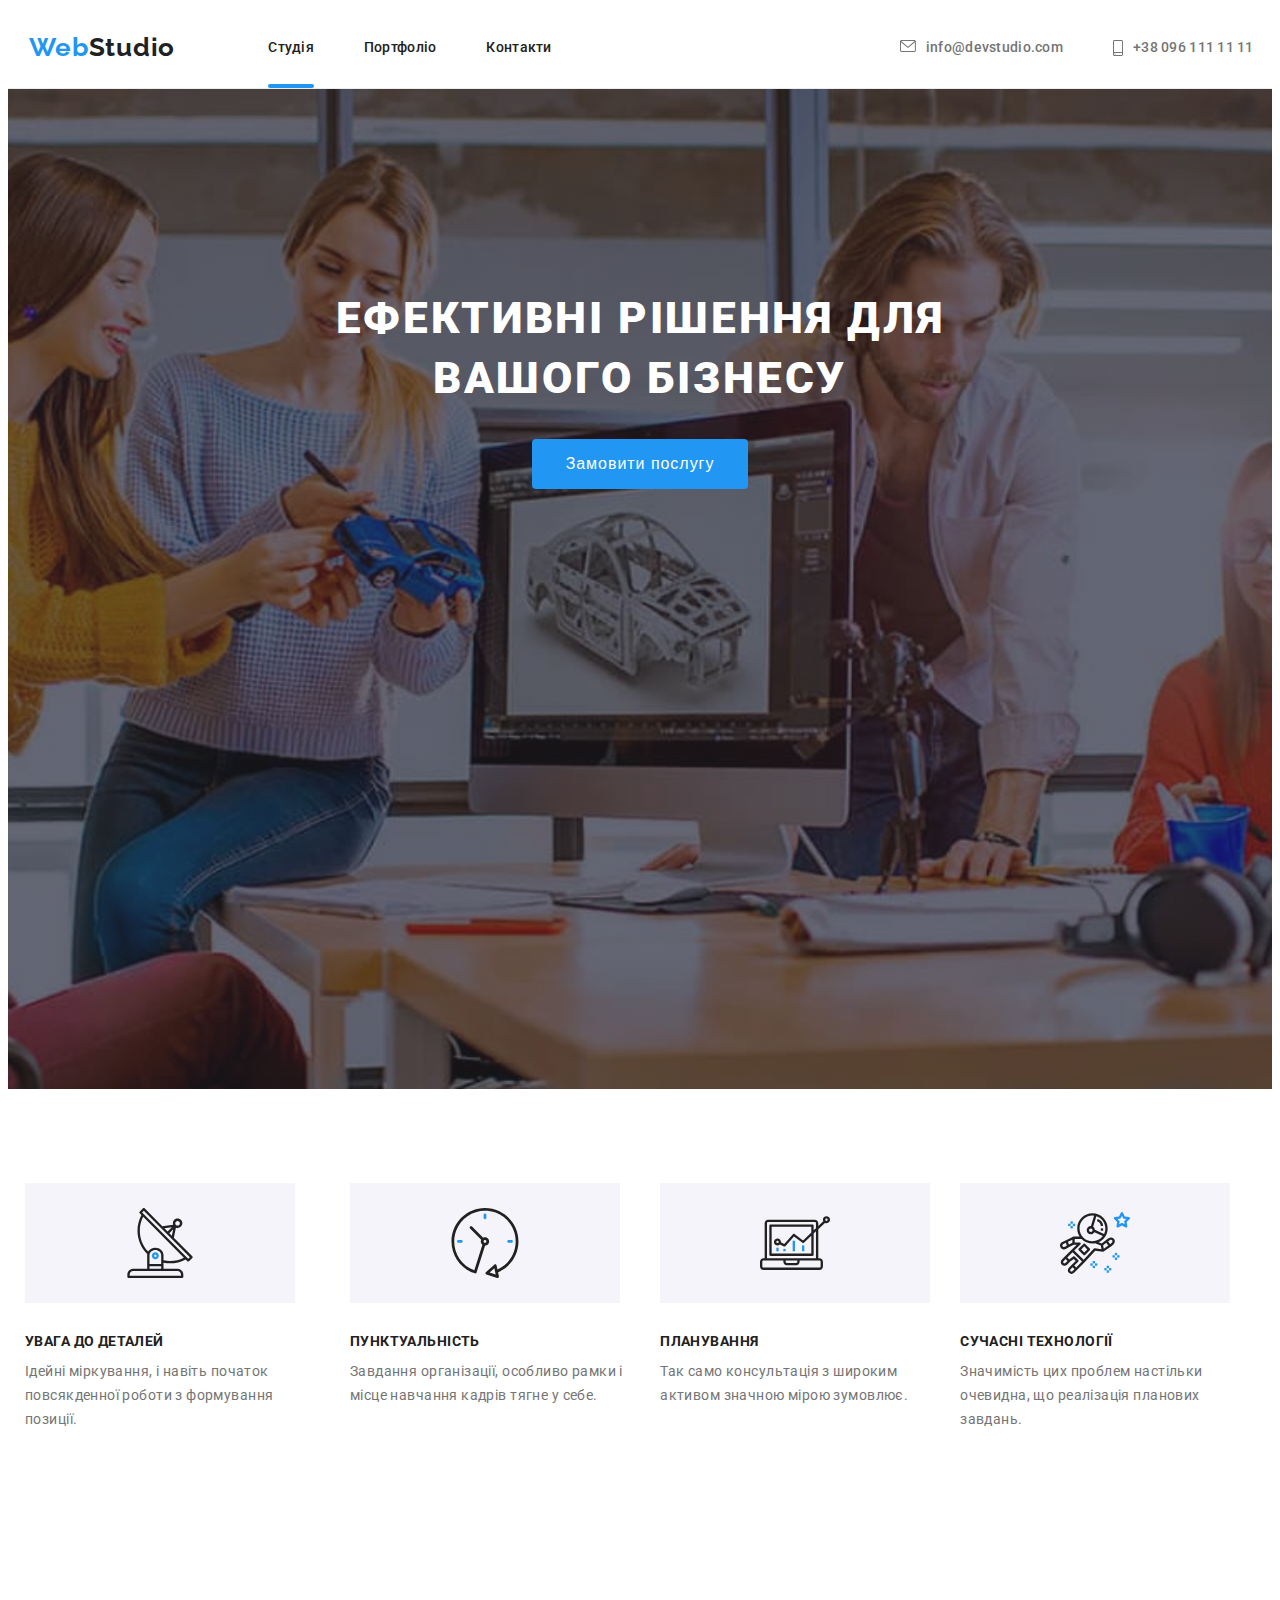
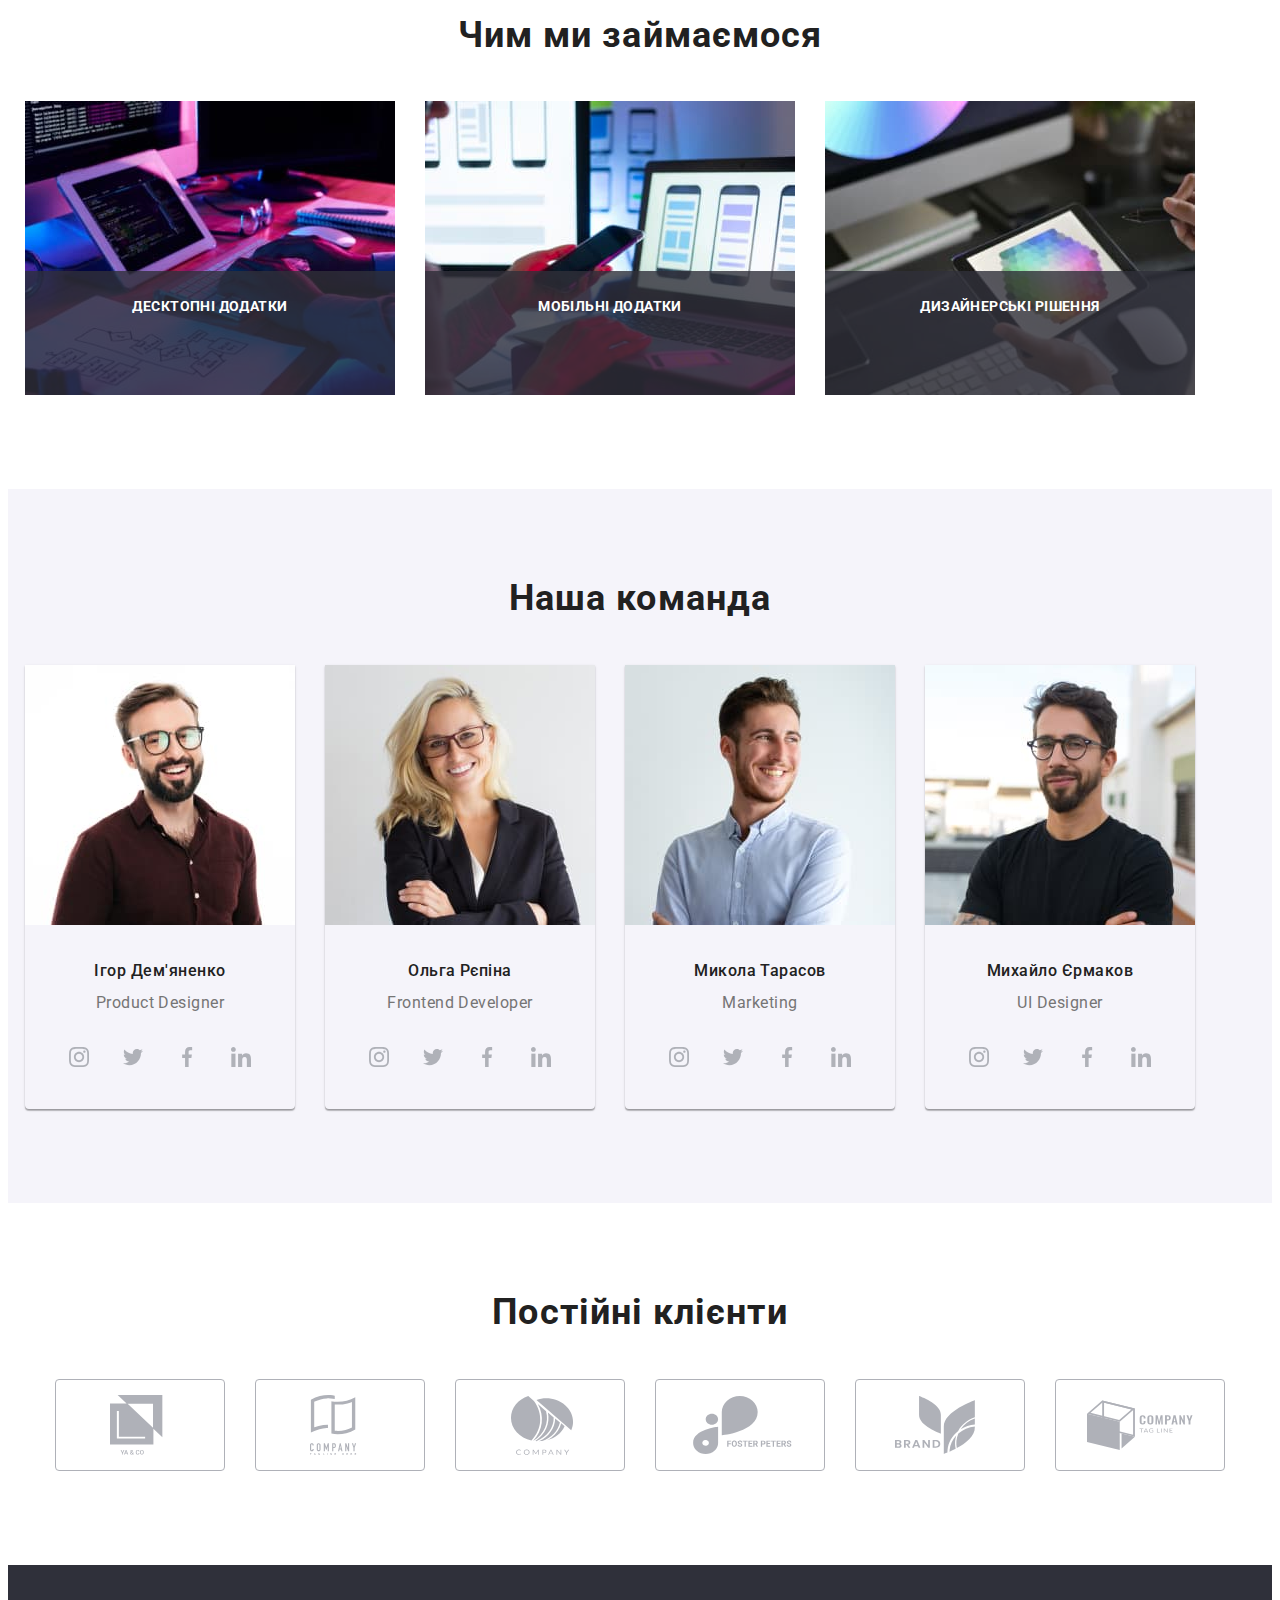
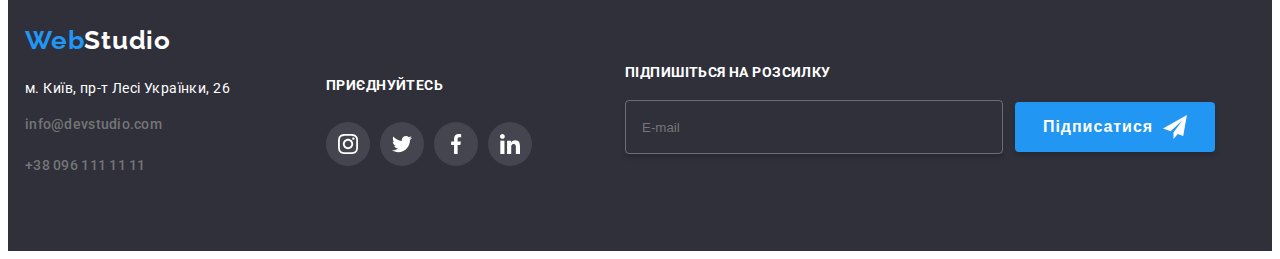
<file: index.html>
<!DOCTYPE html>
<html lang="en">
<head>
    <meta charset="UTF-8">
    <meta name="viewport" content="width=device-width, initial-scale=1.0">
    <title>Document</title>
    <link rel="preconnect" href="https://fonts.googleapis.com">
<link rel="preconnect" href="https://fonts.gstatic.com" crossorigin>
<link href="https://fonts.googleapis.com/css2?family=Raleway:wght@700&family=Roboto:wght@400;500;700;900&display=swap" rel="stylesheet">
<link rel="stylesheet" href="./css/main.min.css">
<link rel="stylesheet" href="https://cdnjs.cloudflare.com/ajax/libs/modern-normalize/2.0.0/modern-normalize.min.css" integrity="sha512-4xo8blKMVCiXpTaLzQSLSw3KFOVPWhm/TRtuPVc4WG6kUgjH6J03IBuG7JZPkcWMxJ5huwaBpOpnwYElP/m6wg==" crossorigin="anonymous" referrerpolicy="no-referrer" />
</head>
<body> 
    <!-- --------------------------------------------HEADER---------------------------------------------->
    <header class="header">
        <div class="container header__container">
        <a class="logo" href="./index.html">
            <span class="span-logo">Web</span>Studio</a>
        <nav>
    <ul class="site-nav" >
<li class="site-nav__item">
    <a class="site-nav__link active" href="./index.html">Студія</a>
</li>

<li class="site-nav__item">
    <a class="site-nav__link" href="./portfolio.html">Портфоліо</a>
</li>

<li class="site-nav__item">
    <a class="site-nav__link" href="">Контакти</a>
</li>
    </ul>
</nav>
<ul class="contacts">
    <li class="contacts__item">
         <a class="contacts__link" href="info@devstudio.com">
            <svg class="contacts__icon" width="16" height="12" >
        <use href="./images/icons.svg#icon-envelope"></use>
    </svg>
       info@devstudio.com</a>
    </li>

    <li class="contacts__item">
        <a class="contacts__link" href="+380961111111">
            <svg class="contacts__icon" width="10" height="16" >
        <use href="./images/icons.svg#icon-smartphone"></use>
            </svg> 
        +38 096 111 11 11</a>
    </li>
</ul>
</div>
</header>
<!-- -----------------------------------------------SECTION HERO-------------------------------------------- -->
    <section class="hero overlay">
        <div class="container">
        <h1 class="hero__title">Ефективні рішення для вашого бізнесу</h1>
<button type="button" class="hero__btn " data-modal-open>Замовити послугу</button>
</div>
    </section>
<!-- -----------------------------------------------SECTION ADVANTAGES------------------------------------- -->
<section class="advantages section">
    <div class="container">
<h2 class="visually-hidden">Наші переваги</h2>
    <ul class="advantages__list">
    <li class="advantages__item"> 
        <div class="advantages__logo">
            <svg class="advantages__icon" width="70" height="70">
        <use href="./images/icons.svg#icon-antenna"></use>
    </svg>
</div>
        <h3 class="advantages__title">УВАГА ДО ДЕТАЛЕЙ</h3>
        <p class="advantages__text">Ідейні міркування, і навіть початок повсякденної роботи з формування позиції.</p>
    </li>

    <li class="advantages__item">
        <div class="advantages__logo">
            <svg class="advantages__icon" width="70" height="70">
        <use href="./images/icons.svg#icon-clock"></use>
    </svg>
</div>
    <h3 class="advantages__title">ПУНКТУАЛЬНІСТЬ</h3>
        <p class="advantages__text">Завдання організації, особливо рамки і місце навчання кадрів тягне у себе.</p>
    </li>
    
    <li class="advantages__item">
        <div class="advantages__logo">
            <svg class="advantages__icon" width="70" height="70">
        <use href="./images/icons.svg#icon-diagram"></use>
    </svg>
</div>
 <h3 class="advantages__title">ПЛАНУВАННЯ</h3>
        <p class="advantages__text">Так само консультація з широким активом значною мірою зумовлює.</p>
    </li>
    <li class="advantages__item">
        <div class="advantages__logo">
            <svg class="advantages__icon" width="70" height="70">
        <use href="./images/icons.svg#icon-astronaut"></use>
    </svg>
</div>
    <h3 class="advantages__title">СУЧАСНІ ТЕХНОЛОГІЇ</h3>
        <p class="advantages__text">Значимість цих проблем настільки очевидна, що реалізація планових завдань.</p>
    </li>
</ul>
</div>
</section>
<!-- ---------------------------------------------section-occupation------------------------------------ -->
<section class="occupation section">
    <div class="container">
    <h2 class="occupation__title">Чим ми займаємося</h2>
    <ul class="occupation__list">
        <li class="occupation__item">
            <div class="occupation__wrapper">
            <img class="occupation__img" src="./images/keyboard.jpg" alt="друк тексту" width="370" height="294">
            <p class="occupation__text">Десктопні додатки</p>
        </div>
        </li>
        <li class="occupation__item">
            <div class="occupation__wrapper">
            <img class="occupation__img" src="./images/phone.jpg" alt="робота за компьютером" width="370" height="294">
            <p class="occupation__text">Мобільні додатки</p>
        </div>
        </li>
        <li class="occupation__item">
            <div class="occupation__wrapper">
            <img class="occupation__img" src="./images/tablet.jpg" alt="робота на планшеті" width="370" height="294">
            <p class="occupation__text">Дизайнерські рішення</p>
        </div>
        </li>
    </ul>
</div>
<!-- --------------------------------------------------section-team------------------------------------ -->
</section>
<section class="team section">
    <div class="container">
    <h2 class="team__title">Наша команда</h2>
    <ul class="team__list">
        <li class="team__item">
            <img class="team__img" src="./images/igor.jpg" alt="член команди Ігор" width="270" height="260">
            <h3 class="team__name">Ігор Дем'яненко</h3>
            <p class="team__text">Product Designer</p>

            <ul class="team-socials">
                <li class="team-socials__item">
                    <a href="" class="team-socials__link">
                    <svg class="team-socials__icon" width="20" height="20">
                        <use href="./images/icons.svg#icon-instagram">
                        </use>
                    </svg>
                    </a>
                </li>

                <li class="team-socials__item">
                    <a href="" class="team-socials__link">
                        <svg class="team-socials__icon" width="20" height="20">
                        <use href="./images/icons.svg#icon-twitter">
                        </use>
                    </svg>
                </a>
                </li>

                <li class="team-socials__item">
                    <a href="" class="team-socials__link">
                        <svg class="team-socials__icon" width="20" height="20">
                        <use href="./images/icons.svg#icon-facebook">
                        </use>
                    </svg>
                </a>
                </li>

                <li class="team-socials__item">
                    <a href="" class="team-socials__link">
                        <svg class="team-socials__icon" width="20" height="20">
                        <use href="./images/icons.svg#icon-linkedin">
                        </use>
                    </svg>
                </a>
                </li>
            </ul>
        </li>
        <li class="team__item">
            <img class="team__img" src="./images/olga.jpg" alt="член команди Ольга" width="270" height="260">
            <h3 class="team__name">Ольга Рєпіна</h3>
            <p class="team__text">Frontend Developer</p>

            <ul class="team-socials">
                <li class="team-socials__item">
                    <a href="" class="team-socials__link">
                        <svg class="team-socials__icon" width="20" height="20">
                        <use href="./images/icons.svg#icon-instagram"></use>
                    </svg>
                </a>
                </li>

                <li class="team-socials__item">
                    <a href="" class="team-socials__link">
                        <svg class="team-socials__icon" width="20" height="20">
                        <use href="./images/icons.svg#icon-twitter"></use>
                    </svg>
                </a>
                </li>

                <li class="team-socials__item">
                    <a href="" class="team-socials__link">
                        <svg class="team-socials__icon" width="20" height="20">
                        <use href="./images/icons.svg#icon-facebook"></use>
                    </svg>
                </a>
                </li>

                <li class="team-socials__item">
                    <a href="" class="team-socials__link">
                        <svg class="team-socials__icon" width="20" height="20">
                        <use href="./images/icons.svg#icon-linkedin">
                        </use>
                    </svg>
                </a>
                </li>
            </ul>
        </li>
        <li class="team__item">
            <img class="team__img" src="./images/mykola.jpg" alt="член команди Микола" width="270" height="260">
            <h3 class="team__name">Микола Тарасов</h3>
            <p class="team__text">Marketing</p>

            <ul class="team-socials">
                <li class="team-socials__item">
                    <a href="" class="team-socials__link">
                        <svg class="team-socials__icon" width="20" height="20">
                        <use href="./images/icons.svg#icon-instagram">
                        </use>
                    </svg>
                </a>
                </li>
                <li class="team-socials__item">
                    <a href="" class="team-socials__link">
                        <svg class="team-socials__icon" width="20" height="20">
                        <use href="./images/icons.svg#icon-twitter">
                        </use>
                    </svg></a>
                </li>
                <li class="team-socials__item">
                    <a href="" class="team-socials__link">
                        <svg class="team-socials__icon" width="20" height="20">
                        <use href="./images/icons.svg#icon-facebook">
                        </use>
                    </svg></a>
                </li>
                <li class="team-socials__item">
                    <a href="" class="team-socials__link">
                        <svg class="team-socials__icon" width="20" height="20">
                        <use href="./images/icons.svg#icon-linkedin">
                        </use>
                    </svg></a>
                </li>
            </ul>
        </li>
        <li class="team__item">
            <img class="team__img" src="./images/myhailo.jpg" alt="член команди Михайло" width="270" height="260">
            <h3 class="team__name">Михайло Єрмаков</h3>
            <p class="team__text">UI Designer</p>

            <ul class="team-socials">
                <li class="team-socials__item">
                    <a href="" class="team-socials__link">
                        <svg class="team-socials__icon" width="20" height="20">
                        <use href="./images/icons.svg#icon-instagram">
                        </use>
                    </svg></a>
                </li>
                <li class="team-socials__item">
                    <a href="" class="team-socials__link">
                        <svg class="team-socials__icon" width="20" height="20">
                        <use href="./images/icons.svg#icon-twitter">
                        </use>
                    </svg></a>
                </li>
                <li class="team-socials__item">
                    <a href="" class="team-socials__link">
                        <svg class="team-socials__icon" width="20" height="20">
                        <use href="./images/icons.svg#icon-facebook">
                        </use>
                    </svg></a>
                </li>
                <li class="team-socials__item">
                    <a href="" class="team-socials__link">
                        <svg class="team-socials__icon" width="20" height="20">
                        <use href="./images/icons.svg#icon-linkedin">
                        </use>
                    </svg></a>
                </li>
            </ul>
        </li>
    </ul>
</div>
</section>
<!-- -------------------------------------------------section-clients----------------------------------- -->
<section class="clients section">
    <div class="container">
<h2 class="clients__title">Постійні клієнти</h2>

<ul class="clients__list">

<li class="clients__item">
    <a href="" class="clients__link">
        <svg class="clients__icon" width="106" height="60">
    <use href="./images/icons.svg#icon-logo-yaco"></use>
</svg>
</a>
</li>

<li class="clients__item">
    <a href="" class="clients__link" >
        <svg class="clients__icon" width="106" height="60">
    <use href="./images/icons.svg#icon-logo-taglinehere"></use>
</svg>
</a>
</li>

<li class="clients__item">
    <a href="" class="clients__link" >
        <svg class="clients__icon" width="106" height="60">
    <use href="./images/icons.svg#icon-logo-company"></use>
</svg>
</a>
</li>

<li class="clients__item">
    <a href="" class="clients__link" >
        <svg class="clients__icon" width="106" height="60">
    <use href="./images/icons.svg#icon-logo-fosterpeters"></use>
</svg>
</a>
</li>

<li class="clients__item">
    <a href="" class="clients__link" >
        <svg class="clients__icon" width="106" height="60">
    <use href="./images/icons.svg#icon-logo-brand"></use>
</svg>
</a>
</li>

<li class="clients__item">
    <a href="" class="clients__link" >
        <svg class="clients__icon" width="106" height="60">
    <use href="./images/icons.svg#icon-logo-companytagline"></use>
</svg>
</a>
</li>
</ul>
</div>
</section>
</main>
<!-- -------------------------------------------FOOTER--------------------------------------------------- -->
<footer class="footer">
    <div class="container footer__wrapper">
        <div class="contacts-footer__wrapper">
            <ul class="contacts-footer">
    <a class="footer-logo" href="./index.html" > <span class="footer-logo__span">Web</span>Studio</a>
    
<address class="adress-footer">м. Київ, пр-т Лесі Українки, 26</address>

    <li class="contacts-footer__item">
        <a class="contacts-footer__link" href="info@devstudio.com">info@devstudio.com</a>
    </li>
    <li class="contacts-footer__item">
        <a class="contacts-footer__link" href="+380961111111">+38 096 111 11 11</a>
    </li>
</ul>
</div>
<div class="footer-socials">
<p class="footer-socials__text">приєднуйтесь</p>
<ul class="footer-socials__list">
    <li class="footer-socials__item">
        <a href="" class="footer-socials__link">
            <svg class="footer-socials__icon" width="20" height="20">
            <use href="./images/icons.svg#icon-instagram"></use>
        </svg>
    </a>
    </li>
    <li class="footer-socials__item">
        <a href="" class="footer-socials__link">
            <svg class="footer-socials__icon" width="20" height="20">
            <use href="./images/icons.svg#icon-twitter"></use>
        </svg>
    </a>
    </li>
    <li class="footer-socials__item">
        <a href="" class="footer-socials__link">
            <svg class="footer-socials__icon" width="20" height="20">
            <use href="./images/icons.svg#icon-facebook"></use>
        </svg>
    </a>
    </li>
    <li class="footer-socials__item">
        <a href="" class="footer-socials__link">
            <svg class="footer-socials__icon" width="20" height="20">
            <use href="./images/icons.svg#icon-linkedin"></use>
        </svg>
    </a>
    </li>
</ul>
</div>
<div class="footer-form__wrapper">
    <p class="footer-form__title">Підпишіться на розсилку</p>
<form class="footer-form">
    <label for="footer-email"></label>
<input name="email" type="text" class="footer-form__input" placeholder="E-mail">
<button class="footer-form__btn" type="submit">
    <span>Підписатися</span>
     <svg class="footer-form__icon" width="24" height="24"> 
    <use href="./images/icons.svg#icon-footer-form"></use>
</svg>
</button>

</div>


</form>


</div>
</footer>
<!--MODAL---------------------------------------------------------MODAL---------------------------------->
<div class="backdrop is-hidden" data-modal>
    <div class="modal">
    <button class="modal__close-btn" data-modal-close type="button " >   
         <svg class="modal__icon-close" width="18" height="18"> 
        <use href="./images/icons.svg#icon-close"></use></svg>
    </button>
    <p class="modal__title">Залиште свої дані, ми вам передзвонимо</p>
    <form class="modal-form">
        
<label for="name" class="modal-form__label">Ім'я</label>
<div class="modal-form__wrapper">
    <input name="name" type="text" class="modal-form__input" id="name">
    <svg class="modal-form__icon" width="18" height="18"> 
    <use href="./images/icons.svg#modal-icon-name"></use>
</svg>
    
</div>

<label for="tel" class="modal-form__label">Телефон</label>
<div class="modal-form__wrapper">
    <input name="tel" type="text" class="modal-form__input" id="tel">
<svg class="modal-form__icon" width="18" height="18"> 
    <use href="./images/icons.svg#modal-icon-tel"></use></svg>
    
</div>

<label for="email" class="modal-form__label">Пошта</label>
<div class="modal-form__wrapper">
    <input name="email" type="text" class="modal-form__input" id="email">
<svg class="modal-form__icon" width="18" height="18"> 
    <use href="./images/icons.svg#modal-icon-email"></use></svg>
    
</div>

<label for="text" class="modal-form__label">Коментар</label>
<textarea class="modal-form__text" name="text"
id="text" 
placeholder="Введіть текст"
 ></textarea>
 
<div class="checkbox">
 <label for="topic" class="checkbox__label">
 <input id="topic" class="checkbox__input" type="checkbox">
 <span class="checkbox__icon"></span>
 Погоджуюся з розсилкою та приймаю   
 <a class="checkbox__link" href="">Умови договору</a>
</label>
</div>



<button type="submit" class="modal__btn">Відправити</button>

    </form>
    </div>
    </div>
<script src="./js/modal.js"></script>
</body>
</html>
<!---------------------------------------------------------------->
</file>
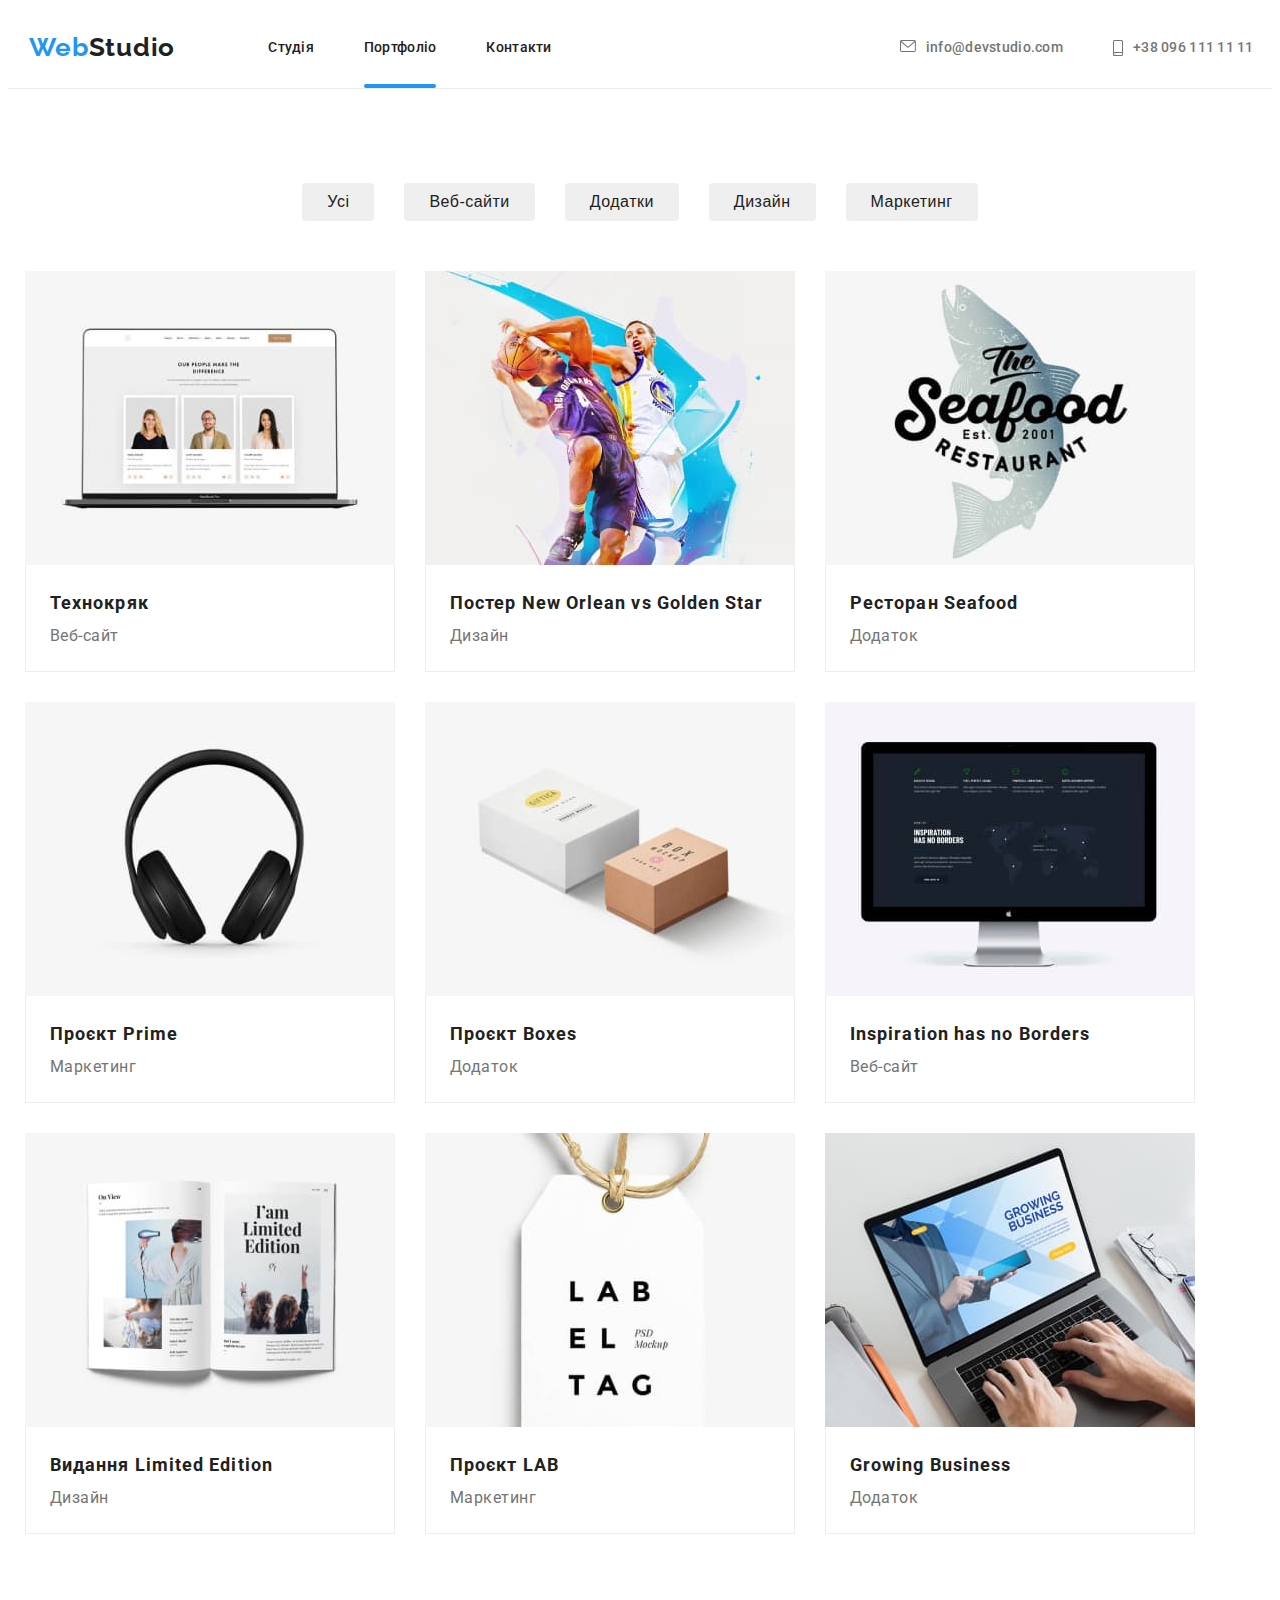
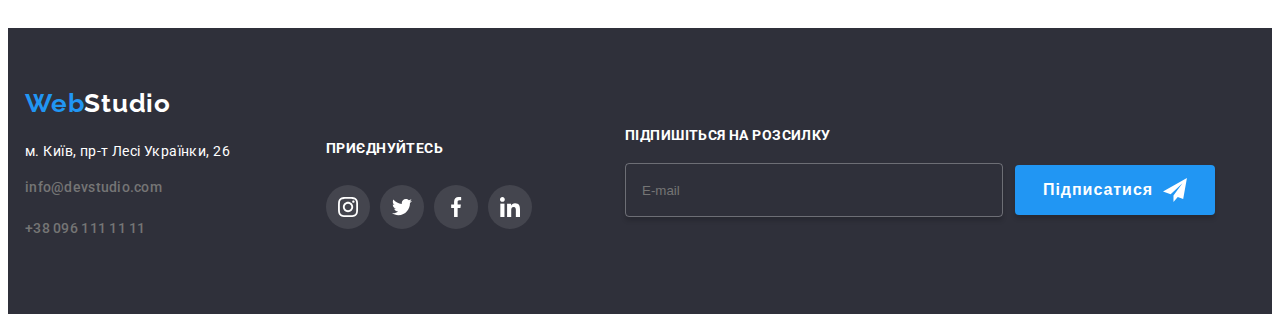
<file: portfolio.html>
<!DOCTYPE html>
<html lang="en">
<head>
    <meta charset="UTF-8">
    <meta name="viewport" content="width=device-width, initial-scale=1.0">
    <title>Document</title>
    <link rel="preconnect" href="https://fonts.googleapis.com">
<link rel="preconnect" href="https://fonts.gstatic.com" crossorigin>
<link href="https://fonts.googleapis.com/css2?family=Raleway:wght@700&family=Roboto:wght@400;500;700;900&display=swap" rel="stylesheet">
    <link rel="stylesheet" href="./css/main.min.css">
    <link rel="stylesheet" href="https://cdnjs.cloudflare.com/ajax/libs/modern-normalize/2.0.0/modern-normalize.min.css" integrity="sha512-4xo8blKMVCiXpTaLzQSLSw3KFOVPWhm/TRtuPVc4WG6kUgjH6J03IBuG7JZPkcWMxJ5huwaBpOpnwYElP/m6wg==" crossorigin="anonymous" referrerpolicy="no-referrer" />
</head>
<body>
    <header class="header">
        <div class="container header__container">
        <a class="logo" href="./index.html">
            <span class="span-logo">Web</span>Studio</a>
        <nav>
    <ul class="site-nav" >
<li class="site-nav__item">
    <a class="site-nav__link" href="./index.html">Студія</a>
</li>

<li class="site-nav__item">
    <a class="site-nav__link active" href="./portfolio.html">Портфоліо</a>
</li>

<li class="site-nav__item">
    <a class="site-nav__link" href="">Контакти</a>
</li>
    </ul>
</nav>
<ul class="contacts">
    <li class="contacts__item">
         <a class="contacts__link" href="info@devstudio.com">
            <svg class="contacts__icon" width="16" height="12" >
        <use href="./images/icons.svg#icon-envelope"></use>
    </svg>
       info@devstudio.com</a>
    </li>

    <li class="contacts__item">
        <a class="contacts__link" href="+380961111111">
            <svg class="contacts__icon" width="10" height="16" >
        <use href="./images/icons.svg#icon-smartphone"></use>
            </svg> 
        +38 096 111 11 11</a>
    </li>
</ul>
</div>
</header>

    <main>
    <section class="portfolio section">
        <div class="container">
        <h1 class="visually-hidden">Фільтри портфоліо</h1>
            <ul class="portfolio-list">
       <li class="portfolio-list__item"><button class="portfolio-list__btn" type="button">Усі</button></li>
       <li class="portfolio-list__item"><button class="portfolio-list__btn" type="button">Веб-сайти</button></li>
       <li class="portfolio-list__item"><button class="portfolio-list__btn" type="button">Додатки</button></li>
       <li class="portfolio-list__item"><button class="portfolio-list__btn" type="button">Дизайн</button></li>
       <li class="portfolio-list__item"><button class="portfolio-list__btn" type="button">Маркетинг</button></li>
            </ul>
            <h2 class="visually-hidden">Проекти</h2>

            <ul class="projects">
                
                      <li class="projects__item" > 
                    <a class="projects__link" href="">
                        <div class="projects__wrapper">
                        <img class="projects__img" src="./images/site.jpg" alt="сайт" width="370" height="294">
                        <p class="projects__overlay">Ресурс пропонує комплексні пропозиції з різним рівнем функціоналу та сервісів. Все це дозволить відвідувачу отримати вичерпні відомості про компанію чи приватну особу.</p>
                    </div>
            <div class="projects__content">  
                <h3 class="projects__title">Технокряк</h3>
            <p class="projects__text">Веб-сайт</p>
        </div>
           </a>
            </li>

              <li class="projects__item">
                <a class="projects__link" href="">
                    <div class="projects__wrapper">
                    <img class="projects__img" src="./images/basketball.jpg" alt="постер баскетболу" width="370" height="294">
                    <p class="projects__overlay">Ресурс пропонує комплексні пропозиції з різним рівнем функціоналу та сервісів. Все це дозволить відвідувачу отримати вичерпні відомості про компанію чи приватну особу.</p>
                </div>
                   <div class="projects__content">
                     <h3 class="projects__title">Постер New Orlean vs Golden Star</h3>
                    <p class="projects__text">Дизайн</p>
                </div>
            </a>
              </li>

              <li class="projects__item">
                <a class="projects__link" href="">
                    <div class="projects__wrapper">
                    <img class="pprojects__img" src="./images/restaurant.jpg" alt="додаток ресторану" width="370" height="294">
                    <p class="projects__overlay">Ресурс пропонує комплексні пропозиції з різним рівнем функціоналу та сервісів. Все це дозволить відвідувачу отримати вичерпні відомості про компанію чи приватну особу.</p>
                </div>
                    <div class="projects__content">
                        <h3 class="projects__title">Ресторан Seafood</h3>
                        <p class="projects__text">Додаток</p>
                    </div>
                </a>
              </li>

              <li class="projects__item">
                <a class="projects__link" href="">
                    <div class="projects__wrapper">
                    <img class="projects__img" src="./images/headphone.jpg" alt="навушники" width="370" height="294">
                    <p class="projects__overlay">Ресурс пропонує комплексні пропозиції з різним рівнем функціоналу та сервісів. Все це дозволить відвідувачу отримати вичерпні відомості про компанію чи приватну особу.</p>
                </div>
                <div class="projects__content">
                    <h3 class="projects__title">Проєкт Prime</h3>
                    <p class="projects__text">Маркетинг</p>
                </div>
            </a>
              </li>

              <li class="projects__item">
                <a class="projects__link" href="">
                    <div class="projects__wrapper">
                    <img class="projects__img" src="./images/boxes.jpg" alt="бокси" width="370" height="294">
                    <p class="projects__overlay">Ресурс пропонує комплексні пропозиції з різним рівнем функціоналу та сервісів. Все це дозволить відвідувачу отримати вичерпні відомості про компанію чи приватну особу.</p>
                </div>
                <div class="projects__content"> 
                    <h3 class="projects__title">Проєкт Boxes</h3>
                    <p class="projects__text">Додаток</p>
                </div>
            </a>
              </li>

              <li class="projects__item">
                <a class="projects__link" href="">
                    <div class="projects__wrapper">
                    <img class="projects__img" src="./images/monitor.jpg" alt="монитор" width="370" height="294">
                    <p class="projects__overlay">Ресурс пропонує комплексні пропозиції з різним рівнем функціоналу та сервісів. Все це дозволить відвідувачу отримати вичерпні відомості про компанію чи приватну особу.</p>
                </div>
                 <div class="projects__content">
                     <h3 class="projects__title">Inspiration has no Borders</h3>
                    <p class="projects__text">Веб-сайт</p>
                </div>
            </a>
              </li>

              <li class="projects__item">
                <a class="projects__link" href="">
                    <div class="projects__wrapper">
                    <img class="projects__img" src="./images/edition.jpg" alt="видання" width="370" height="294">
                    <p class="projects__overlay">Ресурс пропонує комплексні пропозиції з різним рівнем функціоналу та сервісів. Все це дозволить відвідувачу отримати вичерпні відомості про компанію чи приватну особу.</p>
                </div>
                <div class="projects__content"> 
                    <h3 class="projects__title">Видання Limited Edition</h3>
                    <p class="projects__text">Дизайн</p>
                </div>
            </a>
              </li>

              <li class="projects__item">
                <a class="projects__link" href="">
                    <div class="projects__wrapper">
                    <img class="projects__img" src="./images/lab.jpg" alt="проект лаб" width="370" height="294">
                    <p class="projects__overlay">Ресурс пропонує комплексні пропозиції з різним рівнем функціоналу та сервісів. Все це дозволить відвідувачу отримати вичерпні відомості про компанію чи приватну особу.</p>
                </div>
                <div class="projects__content"> 
                    <h3 class="projects__title">Проєкт LAB</h3>
                    <p class="projects__text">Маркетинг</p>
                </div>
            </a>
              </li>

              <li class="projects__item">
                <a class="projects__link" href="">
                    <div class="projects__wrapper">
                    <img class="projects__img" src="./images/laptop.jpg" alt="ноутбук" width="370" height="294">
                    <p class="projects__overlay">Ресурс пропонує комплексні пропозиції з різним рівнем функціоналу та сервісів. Все це дозволить відвідувачу отримати вичерпні відомості про компанію чи приватну особу.</p>
                </div>
                <div class="projects__content">
                     <h3 class="projects__title">Growing Business</h3>
                    <p class="projects__text">Додаток</p>
                </div>
            </a>
              </li>
            </ul>
        </div>
        </section>

        <footer class="footer">
    <div class="container footer__wrapper">
        <div class="contacts-footer__wrapper">
            <ul class="contacts-footer">
    <a class="footer-logo" href="./index.html" > <span class="footer-logo__span">Web</span>Studio</a>
    
<address class="adress-footer">м. Київ, пр-т Лесі Українки, 26</address>

    <li class="contacts-footer__item">
        <a class="contacts-footer__link" href="info@devstudio.com">info@devstudio.com</a>
    </li>
    <li class="contacts-footer__item">
        <a class="contacts-footer__link" href="+380961111111">+38 096 111 11 11</a>
    </li>
</ul>
</div>
<div class="footer-socials">
<p class="footer-socials__text">приєднуйтесь</p>
<ul class="footer-socials__list">
    <li class="footer-socials__item">
        <a href="" class="footer-socials__link">
            <svg class="footer-socials__icon" width="20" height="20">
            <use href="./images/icons.svg#icon-instagram"></use>
        </svg>
    </a>
    </li>
    <li class="footer-socials__item">
        <a href="" class="footer-socials__link">
            <svg class="footer-socials__icon" width="20" height="20">
            <use href="./images/icons.svg#icon-twitter"></use>
        </svg>
    </a>
    </li>
    <li class="footer-socials__item">
        <a href="" class="footer-socials__link">
            <svg class="footer-socials__icon" width="20" height="20">
            <use href="./images/icons.svg#icon-facebook"></use>
        </svg>
    </a>
    </li>
    <li class="footer-socials__item">
        <a href="" class="footer-socials__link">
            <svg class="footer-socials__icon" width="20" height="20">
            <use href="./images/icons.svg#icon-linkedin"></use>
        </svg>
    </a>
    </li>
</ul>
</div>
<div class="footer-form__wrapper">
    <p class="footer-form__title">Підпишіться на розсилку</p>
<form class="footer-form">
    <label for="footer-email"></label>
<input name="email" type="text" class="footer-form__input" placeholder="E-mail">
<button class="footer-form__btn" type="submit">
    <span>Підписатися</span>
     <svg class="footer-form__icon" width="24" height="24"> 
    <use href="./images/icons.svg#icon-footer-form"></use>
</svg>
</button>
</div>
</form>
</div>
</footer>
    </main>
</body>
</html>
</file>
<file: css/main.min.css>
p,h1,h2,h3,h4,h5,h6{padding:0;margin:0}address{margin:0;padding:0}ul{margin:0;padding:0}img{display:block}.link{text-decoration:none;display:inline-block}.visually-hidden{position:absolute;width:1px;height:1px;margin:-1px;padding:0;overflow:hidden;border:0;clip:react(0)}.container{width:1230px;padding-left:15px;padding-right:15px;margin:0 auto}.section{padding-bottom:94px;padding-top:94px}:root{--border-color:#EEE;--color-icon:#AFB1B8;--background-color-before:#F5F4FA;--basic-text-color:#212121;--accent-color:#2196F3;--secondary-text-color:#FFF;--paragraph-text-color:#757575;--background-color:#2F303A;--timing-function:cubic-bezier(0.4, 0, 0.2, 1)}body{font-family:"Roboto",sans-serif;color:var(--basic-text-color)}.header{border-bottom:1px solid #ececec}.header__container{display:-webkit-box;display:-ms-flexbox;display:flex;-webkit-box-align:center;-ms-flex-align:center;align-items:center}.logo{margin-right:93px;margin-left:auto;text-decoration:none;font-family:"Raleway",sans-serif;font-size:26px;font-weight:700;line-height:1.23;letter-spacing:.78px;color:var(--basic-text-color)}.span-logo{color:var(--accent-color)}.site-nav{padding:0;display:-webkit-inline-box;display:-ms-inline-flexbox;display:inline-flex;margin-right:344px;list-style:none}.site-nav__item:last-child{margin-right:0}.site-nav__item{margin-right:50px;position:relative}.site-nav__link{display:-webkit-box;display:-ms-flexbox;display:flex;padding-top:32px;padding-bottom:32px;text-decoration:none;color:var(--basic-text-color);font-size:14px;font-weight:500;line-height:1.14;letter-spacing:.02em}.site-nav__link:hover,.site-nav__link:focus{color:var(--accent-color);-webkit-transition:250ms var(--timing-function);transition:250ms var(--timing-function)}.site-nav-link .active{color:var(--accent-color)}.active::after{content:"";bottom:0;position:absolute;display:block;width:100%;height:4px;border-radius:2px;background-color:var(--accent-color);-webkit-transition:250ms var(--timing-function);transition:250ms var(--timing-function)}.contacts{display:-webkit-box;display:-ms-flexbox;display:flex;margin-left:auto;list-style:none}.contacts__item{-webkit-box-align:center;-ms-flex-align:center;align-items:center}.contacts__item+.contacts__item{margin-left:50px}.contacts__link{display:-webkit-box;display:-ms-flexbox;display:flex;min-width:142px;text-decoration:none;color:var(--paragraph-text-color);font-size:14px;font-weight:500;line-height:1.1;letter-spacing:.28px}.contacts__link:hover,.contacts__link:focus{color:var(--accent-color);-webkit-transition:250ms var(--timing-function);transition:250ms var(--timing-function)}.contacts__icon{display:-webkit-box;display:-ms-flexbox;display:flex;-webkit-box-align:center;-ms-flex-align:center;align-items:center;-webkit-box-pack:center;-ms-flex-pack:center;justify-content:center;fill:var(--paragraph-text-color);margin-right:10px}.contacts__link:hover .contacts__icon,.contacts__link:focus .contacts__icon{fill:var(--accent-color);-webkit-transition:250ms var(--timing-function);transition:250ms var(--timing-function)}.hero{padding-top:200px;padding-bottom:200px;text-align:center;background:var(--background-color)}.hero__title{width:696px;margin-bottom:30px;margin-left:auto;margin-right:auto;color:var(--secondary-text-color);font-size:44px;font-weight:900;line-height:1.36;letter-spacing:2.64px;text-transform:uppercase}.overlay{height:600px;max-width:1600px;margin-left:auto;margin-right:auto;background-position:center;background-size:cover;background-repeat:no-repeat;background-image:-webkit-gradient(linear, left top, left bottom, from(rgba(47, 48, 58, 0.4)), to(rgba(47, 48, 58, 0.4))),url("../images/hero-img-jpg.jpg");background-image:linear-gradient(rgba(47, 48, 58, 0.4), rgba(47, 48, 58, 0.4)),url("../images/hero-img-jpg.jpg")}.hero__btn{border:0;padding-top:10px;padding-bottom:10px;padding-right:32px;padding-left:32px;min-width:216px;color:var(--secondary-text-color);text-align:center;font-size:16px;font-weight:7000;line-height:1.87;letter-spacing:.96px;border-radius:4px;background:var(--accent-color);cursor:pointer}.advantages__list{display:-webkit-box;display:-ms-flexbox;display:flex;list-style:none}.advantages__list .advantages__item+.advantages__item{margin-left:30px}.advantages__logo{margin-bottom:30px;width:270px;height:120px;display:block;background-size:270px 120px;background-color:var(--background-color-before)}.advantages__icon{margin:25px 100px;-webkit-box-pack:center;-ms-flex-pack:center;justify-content:center;-webkit-box-align:center;-ms-flex-align:center;align-items:center}.advantages__title{color:var(--basic-text-color);font-size:14px;font-weight:700;line-height:1.2;letter-spacing:.42px;text-transform:uppercase}.advantages__text{margin-top:10px;color:var(--paragraph-text-color);font-size:14px;line-height:1.71;letter-spacing:.42px}.occupation__title{margin-bottom:50px;padding-left:auto;padding-right:auto;color:var(--basic-text-color);text-align:center;font-size:36px;font-weight:700;line-height:.88;letter-spacing:1.08px}.occupation__list{display:-webkit-box;display:-ms-flexbox;display:flex;list-style:none}.occupation__item{margin-right:30px}.occupation__item:last-child{margin-right:0}.occupation__wrapper{position:relative}.occupation__text{position:absolute;bottom:0;left:50%;width:100%;height:70px;padding-top:27px;padding-bottom:27px;-webkit-transform:translate(-50%);transform:translate(-50%);background-color:rgba(47,48,58,.8);color:var(--secondary-text-color);text-align:center;font-size:14px;font-weight:700;line-height:1.2;letter-spacing:.42px;text-transform:uppercase}.team{background-color:var(--background-color-before)}.team__title{margin-bottom:50px;color:var(--basic-text-color);text-align:center;font-size:36px;font-weight:700;line-height:.88;letter-spacing:1.08px}.team__item{margin-right:30px;border-radius:0px 0px 4px 4px;-webkit-box-shadow:0px 2px 1px 0px rgba(0,0,0,.2),0px 1px 1px 0px rgba(0,0,0,.14),0px 1px 3px 0px rgba(0,0,0,.12);box-shadow:0px 2px 1px 0px rgba(0,0,0,.2),0px 1px 1px 0px rgba(0,0,0,.14),0px 1px 3px 0px rgba(0,0,0,.12);padding-bottom:30px}.team__item:last-child{margin-right:0}.team__list{display:-webkit-box;display:-ms-flexbox;display:flex;list-style:none}.team__img{margin-bottom:30px}.team__name{color:var(--basic-text-color);text-align:center;font-size:16px;font-weight:500;line-height:2;letter-spacing:.48px}.team__text{margin-bottom:16px;color:var(--paragraph-text-color);text-align:center;font-size:16px;line-height:2;letter-spacing:.48px}.team-socials{list-style:none;display:-webkit-box;display:-ms-flexbox;display:flex;-webkit-box-pack:center;-ms-flex-pack:center;justify-content:center}.team-socials__link{width:44px;height:44px;border-radius:50%;display:-webkit-box;display:-ms-flexbox;display:flex;-webkit-box-align:center;-ms-flex-align:center;align-items:center;-webkit-box-pack:center;-ms-flex-pack:center;justify-content:center;color:var(--color-icon)}.team-socials__link:hover,.team-socials__link:focus{background-color:var(--accent-color);fill:var(--background-color-before);-webkit-transition:250ms var(--timing-function);transition:250ms var(--timing-function)}.team-socials__icon{fill:currentColor}.team-socials__link:hover .team-socials__icon,.team-socials__link:focus .team-socials__icon{fill:var(--secondary-text-color);-webkit-transition:250ms var(--timing-function);transition:250ms var(--timing-function)}.team-socials__item+.team-socials__item{margin-left:10px}.clients__title{margin-bottom:50px;color:var(--basic-text-color);text-align:center;font-size:36px;font-weight:700;line-height:.88;letter-spacing:1.08px}.clients__list{list-style:none;display:-webkit-box;display:-ms-flexbox;display:flex;-webkit-box-pack:center;-ms-flex-pack:center;justify-content:center}.clients__item+.clients__item{margin-left:30px}.clients__link{-webkit-box-sizing:border-box;box-sizing:border-box;width:170px;height:92px;border-radius:4px;border:1px solid var(--color-icon);-ms-flex-negative:0;flex-shrink:0;-webkit-box-pack:center;-ms-flex-pack:center;justify-content:center;fill:var(--color-icon);display:-webkit-box;display:-ms-flexbox;display:flex;-webkit-box-align:center;-ms-flex-align:center;align-items:center}.clients__link:hover,.clients__link:focus{border:1px solid var(--accent-color);-webkit-transition:250ms var(--timing-function);transition:250ms var(--timing-function)}.clients__link:hover,.clients__link:focus{fill:var(--accent-color);-webkit-transition:250ms var(--timing-function);transition:250ms var(--timing-function)}.footer__wrapper{display:-webkit-box;display:-ms-flexbox;display:flex;-webkit-box-align:center;-ms-flex-align:center;align-items:center}.footer{background:var(--background-color)}.footer-logo{display:inline-block;margin-bottom:20px;text-decoration:none;color:var(--secondary-text-color);font-family:"Raleway",sans-serif;font-size:26px;font-weight:700;line-height:1.23;letter-spacing:.78px}.footer-logo__span{color:var(--accent-color)}.adress-footer{margin-bottom:9px;color:var(--secondary-text-color);font-size:14px;line-height:1.71;letter-spacing:.42px;font-style:normal}.contacts-footer__wrapper{padding-top:60px;padding-bottom:60px}.contacts-footer{min-width:231px;display:block;list-style:none}.contacts-footer__item:last-child{margin-bottom:0}.contacts-footer__link{margin-bottom:9px;text-decoration:none;display:inline-block;color:var(--paragraph-text-color);font-size:14px;font-weight:500;line-height:2.28;letter-spacing:.28px}.contacts-footer__link:hover,.contacts-footer__link:focus{color:var(--accent-color);-webkit-transition:250ms var(--timing-function);transition:250ms var(--timing-function)}.footer-socials__text{color:var(--secondary-text-color);font-size:14px;font-weight:700;line-height:2.28;letter-spacing:.42px;text-transform:uppercase}.footer-socials{display:block;gap:10px;margin-top:20px;margin-left:70px}.footer-socials__list{list-style:none;display:-webkit-box;display:-ms-flexbox;display:flex;margin-top:20px}.footer-socials__item+.footer-socials__item{margin-left:10px}.footer-socials__link{width:44px;height:44px;border-radius:50%;display:-webkit-box;display:-ms-flexbox;display:flex;-webkit-box-align:center;-ms-flex-align:center;align-items:center;-webkit-box-pack:center;-ms-flex-pack:center;justify-content:center;background-color:rgba(255,255,255,.1)}.footer-socials__link:hover,.footer-socials__link:focus{background-color:var(--accent-color);-webkit-transition:250ms var(--timing-function);transition:250ms var(--timing-function)}.footer-socials__icon{display:block;fill:var(--secondary-text-color)}.footer-form{display:-webkit-box;display:-ms-flexbox;display:flex;-webkit-box-align:center;-ms-flex-align:center;align-items:center}.footer-form__wrapper{margin-left:93px}.footer-form__title{display:inline-block;margin-bottom:20px;color:var(--secondary-text-color);font-size:14px;font-weight:700;line-height:1.1;letter-spacing:.42px;text-transform:uppercase}.footer-form__input{padding-left:16px;border-radius:4px;border:1px solid rgba(255,255,255,.3);background:rgba(33,150,243,0);-webkit-box-shadow:0px 4px 4px 0px rgba(0,0,0,.15);box-shadow:0px 4px 4px 0px rgba(0,0,0,.15);width:358px;height:50px}.footer-form__btn{display:-webkit-box;display:-ms-flexbox;display:flex;-webkit-box-align:center;-ms-flex-align:center;align-items:center;-webkit-box-pack:center;-ms-flex-pack:center;justify-content:center;padding:10px 28px;margin:0 auto;width:200px;height:50px;margin-left:12px;border-radius:4px;background:var(--accent-color);-webkit-box-shadow:0px 4px 4px 0px rgba(0,0,0,.15);box-shadow:0px 4px 4px 0px rgba(0,0,0,.15);color:var(--secondary-text-color);text-align:center;font-size:16px;font-weight:700;line-height:1.87;letter-spacing:.96px;cursor:pointer;border:none}.footer-form__icon{margin-left:10px}.projects{display:-webkit-box;display:-ms-flexbox;display:flex;-ms-flex-wrap:wrap;flex-wrap:wrap;gap:30px;list-style:none;text-decoration:none}.projects__item>.projects__item{-ms-flex-preferred-size:calc(33.3333333333% - 30px);flex-basis:calc(33.3333333333% - 30px)}.projects__link{display:block;width:100%;height:100%;text-decoration:none}.projects__link:hover,.projects__link:focus{-webkit-box-shadow:1px 4px 6px 0px rgba(0,0,0,.16),0px 4px 4px 0px rgba(0,0,0,.06),0px 1px 1px 0px rgba(0,0,0,.12);box-shadow:1px 4px 6px 0px rgba(0,0,0,.16),0px 4px 4px 0px rgba(0,0,0,.06),0px 1px 1px 0px rgba(0,0,0,.12);-webkit-transition:250ms var(--timing-function);transition:250ms var(--timing-function)}.projects__wrapper{position:relative;overflow:hidden}.projects__overlay{position:absolute;width:100%;height:100%;top:0;left:0;-webkit-transform:translateY(100%);transform:translateY(100%);-webkit-transition:-webkit-transform 250ms var(--timing-function);transition:-webkit-transform 250ms var(--timing-function);transition:transform 250ms var(--timing-function);transition:transform 250ms var(--timing-function), -webkit-transform 250ms var(--timing-function);padding:63px 24px;background-color:rgba(33,150,243,.9);color:var(--secondary-text-color);font-size:18px;font-weight:400;line-height:1.55;letter-spacing:.54px}.projects__item:hover .projects__overlay{-webkit-transform:translateY(0);transform:translateY(0)}.projects__content{padding:20px 24px;border-left:1px solid var(--border-color);border-right:1px solid var(--border-color);border-bottom:1px solid var(--border-color)}.projects__title{color:var(--basic-text-color);font-size:18px;font-weight:700;line-height:2;letter-spacing:1.08px}.projects__text{color:var(--paragraph-text-color);font-size:16px;line-height:1.87;letter-spacing:.48px}.portfolio-list{margin-bottom:50px;-webkit-box-pack:center;-ms-flex-pack:center;justify-content:center;display:-webkit-box;display:-ms-flexbox;display:flex;list-style:none}.portfolio-list .portfolio-list__item+.portfolio-list__item{margin-left:30px}.portfolio-list__btn{color:var(--background-color-before);border:0;border-radius:4px;padding:6px 25px;color:var(--basic-text-color);text-align:center;font-size:16px;font-weight:500;line-height:1.62;letter-spacing:.48px;cursor:pointer}.portfolio-list__btn:hover,.portfolio-list__btn:focus{-webkit-box-shadow:0px 2px 2px 0px rgba(0,0,0,.12),0px 1px 2px 0px rgba(0,0,0,.08),0px 3px 1px 0px rgba(0,0,0,.1);box-shadow:0px 2px 2px 0px rgba(0,0,0,.12),0px 1px 2px 0px rgba(0,0,0,.08),0px 3px 1px 0px rgba(0,0,0,.1);background:var(--accent-color);color:var(--secondary-text-color);-webkit-transition:250ms var(--timing-function);transition:250ms var(--timing-function);text-align:center;font-size:16px;font-weight:500;line-height:1.62;letter-spacing:.48px}.modal{position:absolute;top:50%;left:50%;-webkit-transform:scale(100%);transform:scale(100%);padding:40px;width:528px;height:582px;-webkit-transform:translate(-50%, -50%);transform:translate(-50%, -50%);background-color:var(--secondary-text-color);border-radius:4px;-webkit-box-shadow:0px 2px 1px 0px rgba(0,0,0,.2),0px 1px 1px 0px rgba(0,0,0,.14),0px 1px 3px 0px rgba(0,0,0,.12);box-shadow:0px 2px 1px 0px rgba(0,0,0,.2),0px 1px 1px 0px rgba(0,0,0,.14),0px 1px 3px 0px rgba(0,0,0,.12)}.modal__close-btn{position:absolute;top:8px;right:8px;padding:0;-webkit-box-pack:center;-ms-flex-pack:center;justify-content:center;display:-webkit-box;display:-ms-flexbox;display:flex;-webkit-box-align:center;-ms-flex-align:center;align-items:center;width:30px;height:30px;border-radius:50%;cursor:pointer;background-color:var(--secondary-text-color);border:solid 1px rgba(0,0,0,.1)}.modal__close-btn:hover,.modal__close-btn:focus{fill:var(--accent-color);-webkit-transition:250ms var(--timing-function);transition:250ms var(--timing-function)}.modal__title{color:var(--basic-text-color);text-align:center;font-size:20px;font-weight:700;line-height:1.2;letter-spacing:.6px;margin-bottom:12px}.modal__btn{display:-webkit-box;display:-ms-flexbox;display:flex;-webkit-box-align:center;-ms-flex-align:center;align-items:center;margin:0 auto;border:0;padding:10px 52px;min-width:200px;color:var(--secondary-text-color);text-align:center;font-size:16px;font-weight:700;line-height:1.87;letter-spacing:.96px;border-radius:4px;background:var(--accent-color);cursor:pointer}.checkbox{display:-webkit-box;display:-ms-flexbox;display:flex;-webkit-box-align:center;-ms-flex-align:center;align-items:center;-webkit-box-pack:center;-ms-flex-pack:center;justify-content:center;margin-bottom:30px}.checkbox__input{position:absolute;width:1px;height:1px;margin:-1px;padding:0;overflow:hidden;border:0;clip:react(0)}.checkbox__icon{display:inline-block;-webkit-box-pack:center;-ms-flex-pack:center;justify-content:center;-webkit-box-align:center;-ms-flex-align:center;align-items:center;width:16px;height:15px;margin-right:7px;border-radius:2px;border-color:var(--basic-text-color);border:2px solid var(--basic-text-color)}.checkbox__input:checked+.checkbox__icon{background-color:var(--accent-color);background-image:url(../images/modal-icon-checkbox.svg);background-size:contain;background-origin:border-box;border-color:var(--accent-color)}.checkbox__label{display:-webkit-box;display:-ms-flexbox;display:flex;-webkit-box-align:center;-ms-flex-align:center;align-items:center;-webkit-box-pack:center;-ms-flex-pack:center;justify-content:center;color:var(--paragraph-text-color);font-size:14px;font-weight:400;line-height:1.71;letter-spacing:.42px}.checkbox__link{color:var(--accent-color);margin-left:7px}.backdrop{position:fixed;top:0;left:0;-webkit-transition:250ms var(--timing-function);transition:250ms var(--timing-function);width:100%;height:100%;background-color:rgba(0,0,0,.2)}.backdrop.is-hidden{opacity:0;pointer-events:none;visibility:hidden;-webkit-transform:scale(0%);transform:scale(0%);-webkit-transition:250ms var(--timing-function);transition:250ms var(--timing-function)}.modal-form__input{padding-left:42px;width:100%;height:40px;border-radius:4px;border:1px solid rgba(33,33,33,.2);margin-bottom:10px}.modal-form__input:focus{border-color:var(--accent-color)}.modal-form__label{color:var(--paragraph-text-color);font-size:12px;font-weight:400;line-height:1.2;letter-spacing:.12px}.modal-text::-webkit-input-placeholder{color:rgba(117,117,117,.5);font-size:12px;font-weight:400;line-height:1.2;letter-spacing:.12px}.modal-text::-moz-placeholder{color:rgba(117,117,117,.5);font-size:12px;font-weight:400;line-height:1.2;letter-spacing:.12px}.modal-text:-ms-input-placeholder{color:rgba(117,117,117,.5);font-size:12px;font-weight:400;line-height:1.2;letter-spacing:.12px}.modal-text::-ms-input-placeholder{color:rgba(117,117,117,.5);font-size:12px;font-weight:400;line-height:1.2;letter-spacing:.12px}.modal-text::placeholder{color:rgba(117,117,117,.5);font-size:12px;font-weight:400;line-height:1.2;letter-spacing:.12px}.modal-form__wrapper{position:relative}.modal-form__icon{position:absolute;top:11px;left:12px}.modal-form__input:focus+.modal-form__icon{fill:var(--accent-color);-webkit-transition:250ms var(--timing-function);transition:250ms var(--timing-function)}.modal-form__text{width:100%;height:120px;padding:12px 16px;resize:none;border-radius:4px;border:1px solid rgba(33,33,33,.2);margin-bottom:20px}/*# sourceMappingURL=main.min.css.map */
</file>
